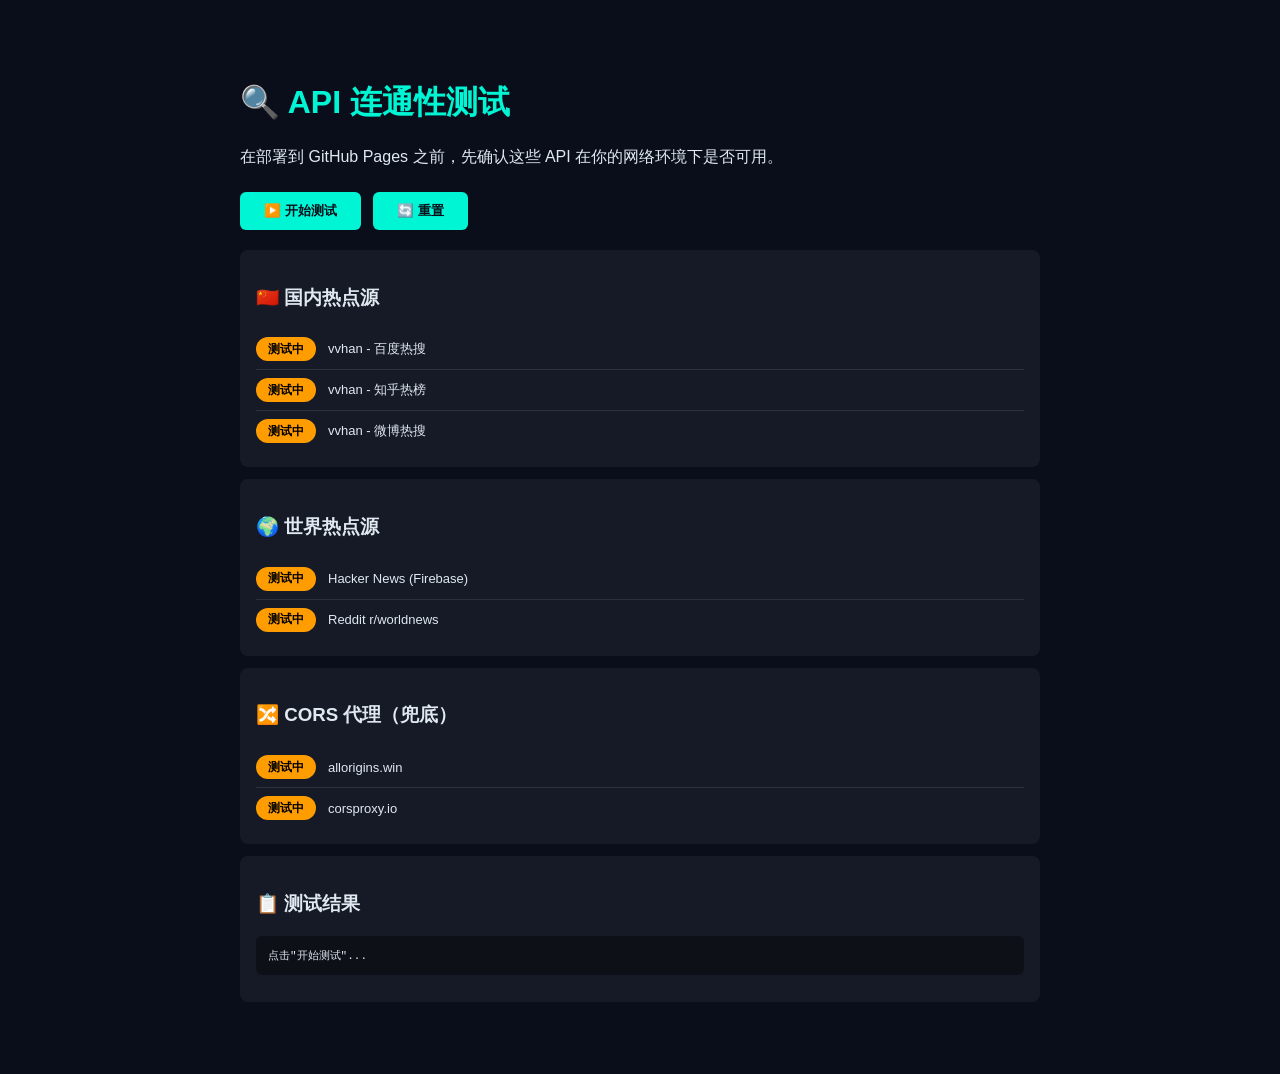
<file: test-api.html>
<!DOCTYPE html>
<html lang="zh-CN">
<head>
    <meta charset="UTF-8">
    <meta name="viewport" content="width=device-width, initial-scale=1.0">
    <title>API 连通性测试 - 部署前必看</title>
    <style>
        body {
            font-family: -apple-system, BlinkMacSystemFont, 'Segoe UI', sans-serif;
            max-width: 800px;
            margin: 40px auto;
            padding: 20px;
            background: #0a0e1a;
            color: #e0e8f0;
        }
        h1 { color: #00f5d4; }
        .test-group {
            background: rgba(255,255,255,0.05);
            border-radius: 8px;
            padding: 16px;
            margin: 12px 0;
        }
        .test-item {
            display: flex;
            align-items: center;
            padding: 8px 0;
            border-bottom: 1px solid rgba(255,255,255,0.1);
        }
        .test-item:last-child { border: none; }
        .status {
            width: 60px;
            height: 24px;
            border-radius: 12px;
            display: flex;
            align-items: center;
            justify-content: center;
            font-size: 12px;
            font-weight: 700;
            margin-right: 12px;
            flex-shrink: 0;
        }
        .status.testing { background: #ff9d00; color: #000; }
        .status.pass { background: #2ed573; color: #000; }
        .status.fail { background: #ff4757; color: #fff; }
        .test-name { flex: 1; font-size: 13px; }
        .test-detail { font-size: 11px; color: #8b9bb4; max-width: 300px; overflow: hidden; text-overflow: ellipsis; white-space: nowrap; }
        .btn {
            background: #00f5d4;
            color: #0a0e1a;
            border: none;
            padding: 10px 24px;
            border-radius: 6px;
            font-weight: 700;
            cursor: pointer;
            margin: 8px 8px 8px 0;
        }
        .btn:hover { opacity: 0.8; }
        .summary {
            font-size: 14px;
            padding: 12px;
            border-radius: 6px;
            margin: 12px 0;
        }
        .summary.good { background: rgba(46, 213, 115, 0.15); border: 1px solid #2ed573; }
        .summary.bad { background: rgba(255, 71, 87, 0.15); border: 1px solid #ff4757; }
        pre {
            background: rgba(0,0,0,0.4);
            padding: 12px;
            border-radius: 6px;
            font-size: 11px;
            overflow-x: auto;
            max-height: 200px;
        }
    </style>
</head>
<body>
    <h1>🔍 API 连通性测试</h1>
    <p>在部署到 GitHub Pages 之前，先确认这些 API 在你的网络环境下是否可用。</p>
    
    <button class="btn" onclick="runAllTests()">▶️ 开始测试</button>
    <button class="btn" onclick="location.reload()">🔄 重置</button>
    
    <div class="summary" id="summary" style="display:none;"></div>
    
    <div class="test-group">
        <h3>🇨🇳 国内热点源</h3>
        <div class="test-item">
            <span class="status testing" id="s-vvhan-baidu">测试中</span>
            <span class="test-name">vvhan - 百度热搜</span>
            <span class="test-detail" id="d-vvhan-baidu"></span>
        </div>
        <div class="test-item">
            <span class="status testing" id="s-vvhan-zhihu">测试中</span>
            <span class="test-name">vvhan - 知乎热榜</span>
            <span class="test-detail" id="d-vvhan-zhihu"></span>
        </div>
        <div class="test-item">
            <span class="status testing" id="s-vvhan-weibo">测试中</span>
            <span class="test-name">vvhan - 微博热搜</span>
            <span class="test-detail" id="d-vvhan-weibo"></span>
        </div>
    </div>
    
    <div class="test-group">
        <h3>🌍 世界热点源</h3>
        <div class="test-item">
            <span class="status testing" id="s-hn">测试中</span>
            <span class="test-name">Hacker News (Firebase)</span>
            <span class="test-detail" id="d-hn"></span>
        </div>
        <div class="test-item">
            <span class="status testing" id="s-reddit">测试中</span>
            <span class="test-name">Reddit r/worldnews</span>
            <span class="test-detail" id="d-reddit"></span>
        </div>
    </div>
    
    <div class="test-group">
        <h3>🔀 CORS 代理（兜底）</h3>
        <div class="test-item">
            <span class="status testing" id="s-proxy1">测试中</span>
            <span class="test-name">allorigins.win</span>
            <span class="test-detail" id="d-proxy1"></span>
        </div>
        <div class="test-item">
            <span class="status testing" id="s-proxy2">测试中</span>
            <span class="test-name">corsproxy.io</span>
            <span class="test-detail" id="d-proxy2"></span>
        </div>
    </div>
    
    <div class="test-group">
        <h3>📋 测试结果</h3>
        <pre id="results">点击"开始测试"...</pre>
    </div>

    <script>
    const tests = [
        { id: 'vvhan-baidu', name: '百度热搜', url: 'https://api.vvhan.com/api/hotlist?type=baiduRD', parse: d => d?.data?.[0]?.data?.[0]?.title || 'unknown' },
        { id: 'vvhan-zhihu', name: '知乎热榜', url: 'https://api.vvhan.com/api/hotlist?type=zhihuHot', parse: d => d?.data?.[0]?.data?.[0]?.title || 'unknown' },
        { id: 'vvhan-weibo', name: '微博热搜', url: 'https://api.vvhan.com/api/hotlist?type=wbHot', parse: d => d?.data?.[0]?.data?.[0]?.title || 'unknown' },
        { id: 'hn', name: 'Hacker News', url: 'https://hacker-news.firebaseio.com/v0/topstories.json', parse: d => Array.isArray(d) ? `${d.length} items` : 'invalid' },
        { id: 'reddit', name: 'Reddit', url: 'https://www.reddit.com/r/worldnews/top.json?limit=5&t=day', parse: d => d?.data?.children?.[0]?.data?.title || 'unknown' },
        { id: 'proxy1', name: 'allorigins', url: 'https://api.allorigins.win/raw?url=' + encodeURIComponent('https://api.vvhan.com/api/hotlist?type=baiduRD'), parse: d => d?.data?.[0]?.data?.[0]?.title || 'unknown' },
        { id: 'proxy2', name: 'corsproxy', url: 'https://corsproxy.io/?url=' + encodeURIComponent('https://api.vvhan.com/api/hotlist?type=baiduRD'), parse: d => 'fetched' },
    ];
    
    async function runTest(test) {
        const statusEl = document.getElementById('s-' + test.id);
        const detailEl = document.getElementById('d-' + test.id);
        
        try {
            const controller = new AbortController();
            setTimeout(() => controller.abort(), 8000);
            
            const resp = await fetch(test.url, { signal: controller.signal });
            if (!resp.ok) throw new Error(`HTTP ${resp.status}`);
            const data = await resp.json();
            const result = test.parse(data);
            
            statusEl.className = 'status pass';
            statusEl.textContent = '✅ 通过';
            detailEl.textContent = result.length > 40 ? result.substring(0, 40) + '...' : result;
            return { name: test.name, pass: true, result };
        } catch (e) {
            statusEl.className = 'status fail';
            statusEl.textContent = '❌ 失败';
            detailEl.textContent = e.message.substring(0, 40);
            return { name: test.name, pass: false, error: e.message };
        }
    }
    
    async function runAllTests() {
        const results = [];
        
        for (const test of tests) {
            const result = await runTest(test);
            results.push(result);
        }
        
        // 汇总
        const passed = results.filter(r => r.pass).length;
        const total = results.length;
        const summary = document.getElementById('summary');
        summary.style.display = 'block';
        
        if (passed >= 3) {
            summary.className = 'summary good';
            summary.innerHTML = `✅ <strong>通过 ${passed}/${total}</strong> — 部署到 GitHub Pages 后实时数据大概率可用！<br>
                建议：确保 api.js 中的 CORS 代理列表包含可用的代理。`;
        } else if (passed >= 1) {
            summary.className = 'summary bad';
            summary.innerHTML = `⚠️ <strong>仅通过 ${passed}/${total}</strong> — 部署后可能只有部分实时数据。<br>
                建议：添加一个自己的 CORS 代理（Cloudflare Workers 免费），或在 api.js 中更换可用的代理地址。`;
        } else {
            summary.className = 'summary bad';
            summary.innerHTML = `❌ <strong>全部失败 ${passed}/${total}</strong> — 当前网络环境无法访问第三方 API。<br>
                部署到 GitHub Pages 后将使用 Mock 数据（依然可演示）。如需实时数据，请添加 CORS 代理。`;
        }
        
        document.getElementById('results').textContent = JSON.stringify(results, null, 2);
    }
    </script>
</body>
</html>
</file>
